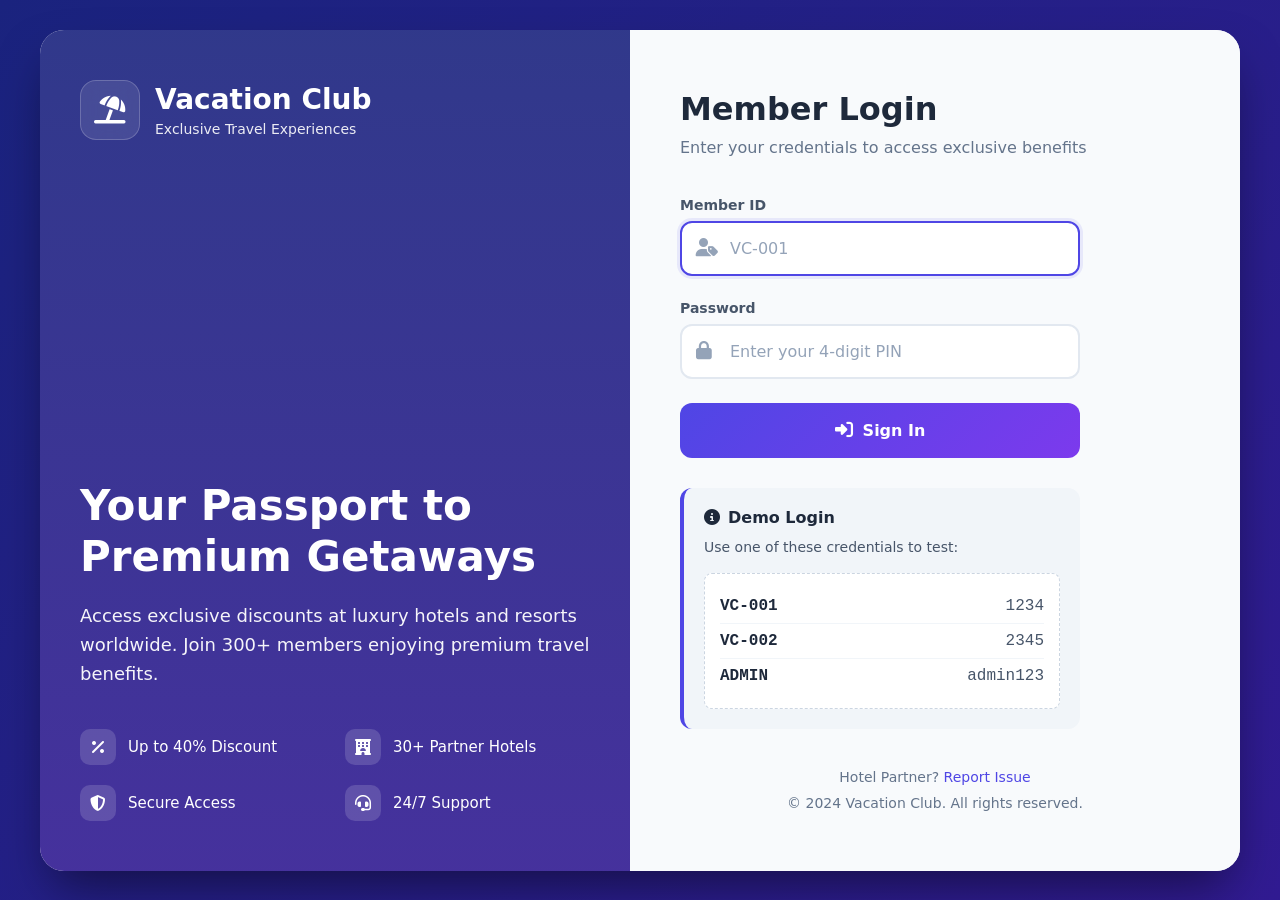
<file: index.html>
<!DOCTYPE html>
<html lang="en">
<head>
    <meta charset="UTF-8">
    <meta name="viewport" content="width=device-width, initial-scale=1.0">
    <title>Vacation Club | Member Login</title>
    <link rel="stylesheet" href="https://cdnjs.cloudflare.com/ajax/libs/font-awesome/6.4.0/css/all.min.css">
    <style>
        * {
            margin: 0;
            padding: 0;
            box-sizing: border-box;
            font-family: 'Segoe UI', system-ui, -apple-system, sans-serif;
        }

        body {
            background: linear-gradient(135deg, #1a237e 0%, #311b92 100%);
            min-height: 100vh;
            display: flex;
            justify-content: center;
            align-items: center;
            padding: 20px;
            color: #333;
        }

        .container {
            display: flex;
            width: 100%;
            max-width: 1200px;
            min-height: 700px;
            background: white;
            border-radius: 24px;
            overflow: hidden;
            box-shadow: 0 25px 50px -12px rgba(0, 0, 0, 0.5);
        }

        /* Left Panel - Hero */
        .hero-panel {
            flex: 1;
            background: linear-gradient(rgba(26, 35, 126, 0.9), rgba(49, 27, 146, 0.9)), url('https://images.unsplash.com/photo-1566073771259-6a8506099945?ixlib=rb-4.0.3&auto=format&fit=crop&w=800&q=80');
            background-size: cover;
            background-position: center;
            color: white;
            padding: 50px 40px;
            display: flex;
            flex-direction: column;
            justify-content: space-between;
        }

        .logo {
            display: flex;
            align-items: center;
            gap: 15px;
            margin-bottom: 40px;
        }

        .logo-icon {
            background: rgba(255, 255, 255, 0.1);
            width: 60px;
            height: 60px;
            border-radius: 16px;
            display: flex;
            align-items: center;
            justify-content: center;
            backdrop-filter: blur(10px);
            border: 1px solid rgba(255, 255, 255, 0.2);
        }

        .logo-icon i {
            font-size: 28px;
            color: #fff;
        }

        .logo-text h1 {
            font-size: 28px;
            font-weight: 700;
            margin-bottom: 5px;
            color: white;
        }

        .logo-text p {
            font-size: 14px;
            opacity: 0.9;
        }

        .hero-content {
            margin-top: auto;
        }

        .hero-content h2 {
            font-size: 42px;
            font-weight: 800;
            line-height: 1.2;
            margin-bottom: 20px;
            color: white;
        }

        .hero-content p {
            font-size: 18px;
            line-height: 1.6;
            opacity: 0.95;
            margin-bottom: 30px;
        }

        .features {
            display: grid;
            grid-template-columns: 1fr 1fr;
            gap: 20px;
            margin-top: 40px;
        }

        .feature-item {
            display: flex;
            align-items: center;
            gap: 12px;
            font-size: 15px;
        }

        .feature-icon {
            width: 36px;
            height: 36px;
            background: rgba(255, 255, 255, 0.15);
            border-radius: 10px;
            display: flex;
            align-items: center;
            justify-content: center;
        }

        .feature-icon i {
            font-size: 16px;
            color: white;
        }

        /* Right Panel - Login */
        .login-panel {
            flex: 1;
            padding: 60px 50px;
            display: flex;
            flex-direction: column;
            justify-content: center;
            background: #f8fafc;
        }

        .login-header {
            margin-bottom: 40px;
        }

        .login-header h2 {
            font-size: 32px;
            font-weight: 700;
            color: #1e293b;
            margin-bottom: 10px;
        }

        .login-header p {
            color: #64748b;
            font-size: 16px;
        }

        .login-form {
            width: 100%;
            max-width: 400px;
        }

        .form-group {
            margin-bottom: 24px;
        }

        .form-label {
            display: block;
            font-size: 14px;
            font-weight: 600;
            color: #475569;
            margin-bottom: 8px;
        }

        .input-with-icon {
            position: relative;
        }

        .input-with-icon i {
            position: absolute;
            left: 16px;
            top: 50%;
            transform: translateY(-50%);
            color: #94a3b8;
            font-size: 18px;
        }

        .form-input {
            width: 100%;
            padding: 16px 16px 16px 48px;
            font-size: 16px;
            border: 2px solid #e2e8f0;
            border-radius: 12px;
            background: white;
            color: #1e293b;
            transition: all 0.3s ease;
        }

        .form-input:focus {
            outline: none;
            border-color: #4f46e5;
            box-shadow: 0 0 0 3px rgba(79, 70, 229, 0.1);
        }

        .form-input::placeholder {
            color: #94a3b8;
        }

        .signin-btn {
            width: 100%;
            padding: 18px;
            background: linear-gradient(135deg, #4f46e5 0%, #7c3aed 100%);
            color: white;
            border: none;
            border-radius: 12px;
            font-size: 16px;
            font-weight: 600;
            cursor: pointer;
            transition: all 0.3s ease;
            display: flex;
            align-items: center;
            justify-content: center;
            gap: 10px;
            margin-top: 10px;
        }

        .signin-btn:hover {
            transform: translateY(-2px);
            box-shadow: 0 10px 25px rgba(79, 70, 229, 0.3);
        }

        .signin-btn:active {
            transform: translateY(0);
        }

        .signin-btn i {
            font-size: 18px;
        }

        .demo-info {
            background: #f1f5f9;
            border-radius: 12px;
            padding: 20px;
            margin-top: 30px;
            border-left: 4px solid #4f46e5;
        }

        .demo-info h4 {
            color: #1e293b;
            margin-bottom: 10px;
            font-size: 16px;
            display: flex;
            align-items: center;
            gap: 8px;
        }

        .demo-info p {
            color: #475569;
            font-size: 14px;
            line-height: 1.5;
        }

        .demo-credentials {
            background: white;
            border-radius: 8px;
            padding: 15px;
            margin-top: 15px;
            border: 1px dashed #cbd5e1;
        }

        .credential-item {
            display: flex;
            justify-content: space-between;
            padding: 8px 0;
            border-bottom: 1px solid #f1f5f9;
        }

        .credential-item:last-child {
            border-bottom: none;
        }

        .member-id {
            font-weight: 600;
            color: #1e293b;
            font-family: 'Monaco', 'Courier New', monospace;
        }

        .password {
            color: #475569;
            font-family: 'Monaco', 'Courier New', monospace;
        }

        .footer-links {
            margin-top: 40px;
            text-align: center;
            color: #64748b;
            font-size: 14px;
        }

        .footer-links a {
            color: #4f46e5;
            text-decoration: none;
            font-weight: 500;
        }

        .footer-links a:hover {
            text-decoration: underline;
        }

        .notification {
            padding: 15px;
            border-radius: 12px;
            margin-bottom: 20px;
            display: none;
            animation: slideIn 0.3s ease;
        }

        @keyframes slideIn {
            from {
                opacity: 0;
                transform: translateY(-10px);
            }
            to {
                opacity: 1;
                transform: translateY(0);
            }
        }

        .notification.success {
            background: #d1fae5;
            color: #065f46;
            border: 1px solid #a7f3d0;
        }

        .notification.error {
            background: #fee2e2;
            color: #991b1b;
            border: 1px solid #fecaca;
        }

        .notification.info {
            background: #dbeafe;
            color: #1e40af;
            border: 1px solid #bfdbfe;
        }

        /* Dashboard Styles */
        .dashboard-container {
            width: 100%;
            max-width: 1400px;
            background: white;
            border-radius: 24px;
            overflow: hidden;
            box-shadow: 0 25px 50px -12px rgba(0, 0, 0, 0.5);
            display: none;
        }

        .dashboard-header {
            background: linear-gradient(135deg, #1a237e 0%, #311b92 100%);
            color: white;
            padding: 25px 40px;
            display: flex;
            justify-content: space-between;
            align-items: center;
        }

        .member-info {
            display: flex;
            align-items: center;
            gap: 15px;
        }

        .member-avatar {
            width: 50px;
            height: 50px;
            background: rgba(255, 255, 255, 0.2);
            border-radius: 50%;
            display: flex;
            align-items: center;
            justify-content: center;
            font-size: 20px;
        }

        .member-details h3 {
            font-size: 20px;
            margin-bottom: 5px;
        }

        .member-details p {
            opacity: 0.9;
            font-size: 14px;
        }

        .logout-btn {
            background: rgba(255, 255, 255, 0.1);
            color: white;
            border: 1px solid rgba(255, 255, 255, 0.3);
            padding: 10px 20px;
            border-radius: 10px;
            cursor: pointer;
            display: flex;
            align-items: center;
            gap: 8px;
            transition: all 0.3s ease;
        }

        .logout-btn:hover {
            background: rgba(255, 255, 255, 0.2);
        }

        .dashboard-content {
            padding: 40px;
        }

        .section-title {
            font-size: 28px;
            color: #1e293b;
            margin-bottom: 30px;
            font-weight: 700;
        }

        .hotels-grid {
            display: grid;
            grid-template-columns: repeat(auto-fill, minmax(350px, 1fr));
            gap: 25px;
            margin-bottom: 40px;
        }

        .hotel-card {
            background: white;
            border-radius: 16px;
            overflow: hidden;
            box-shadow: 0 4px 20px rgba(0, 0, 0, 0.08);
            border: 1px solid #e2e8f0;
            transition: all 0.3s ease;
            cursor: pointer;
        }

        .hotel-card:hover {
            transform: translateY(-5px);
            box-shadow: 0 10px 30px rgba(0, 0, 0, 0.15);
            border-color: #c7d2fe;
        }

        .hotel-image {
            height: 200px;
            background: linear-gradient(rgba(0,0,0,0.3), rgba(0,0,0,0.3)), var(--hotel-bg);
            background-size: cover;
            background-position: center;
            position: relative;
        }

        .hotel-badge {
            position: absolute;
            top: 15px;
            right: 15px;
            background: #4f46e5;
            color: white;
            padding: 6px 12px;
            border-radius: 20px;
            font-size: 12px;
            font-weight: 600;
        }

        .hotel-content {
            padding: 25px;
        }

        .hotel-name {
            font-size: 22px;
            font-weight: 700;
            color: #1e293b;
            margin-bottom: 8px;
        }

        .hotel-location {
            color: #64748b;
            margin-bottom: 15px;
            display: flex;
            align-items: center;
            gap: 8px;
        }

        .hotel-location i {
            color: #4f46e5;
        }

        .hotel-description {
            color: #475569;
            line-height: 1.6;
            margin-bottom: 20px;
            font-size: 15px;
        }

        .promo-section {
            background: #f8fafc;
            border-radius: 12px;
            padding: 20px;
            margin-top: 15px;
        }

        .promo-title {
            color: #4f46e5;
            font-weight: 600;
            margin-bottom: 10px;
            display: flex;
            align-items: center;
            gap: 8px;
        }

        .promo-details {
            color: #475569;
            font-size: 14px;
            line-height: 1.5;
        }

        .booking-btn {
            width: 100%;
            margin-top: 20px;
            padding: 14px;
            background: linear-gradient(135deg, #4f46e5 0%, #7c3aed 100%);
            color: white;
            border: none;
            border-radius: 10px;
            font-weight: 600;
            cursor: pointer;
            transition: all 0.3s ease;
            display: flex;
            align-items: center;
            justify-content: center;
            gap: 10px;
        }

        .booking-btn:hover {
            transform: translateY(-2px);
            box-shadow: 0 8px 20px rgba(79, 70, 229, 0.3);
        }

        /* Modal Styles - ALLE MODALS MOETEN HIDDEN ZIJN */
        .modal {
            display: none;
            position: fixed;
            top: 0;
            left: 0;
            width: 100%;
            height: 100%;
            background: rgba(0, 0, 0, 0.7);
            z-index: 1000;
            justify-content: center;
            align-items: center;
            padding: 20px;
        }

        .modal-content {
            background: white;
            border-radius: 20px;
            max-width: 500px;
            width: 100%;
            max-height: 90vh;
            overflow-y: auto;
            animation: modalSlide 0.4s ease;
        }

        @keyframes modalSlide {
            from {
                opacity: 0;
                transform: translateY(-30px);
            }
            to {
                opacity: 1;
                transform: translateY(0);
            }
        }

        .modal-header {
            background: linear-gradient(135deg, #1a237e 0%, #311b92 100%);
            color: white;
            padding: 25px;
            border-radius: 20px 20px 0 0;
            display: flex;
            justify-content: space-between;
            align-items: center;
        }

        .modal-header h3 {
            font-size: 24px;
            font-weight: 700;
        }

        .close-modal {
            background: rgba(255, 255, 255, 0.2);
            border: none;
            color: white;
            width: 36px;
            height: 36px;
            border-radius: 50%;
            cursor: pointer;
            display: flex;
            align-items: center;
            justify-content: center;
            font-size: 20px;
        }

        .modal-body {
            padding: 30px;
        }

        .qr-container {
            text-align: center;
            margin: 20px 0;
        }

        .qr-code {
            width: 200px;
            height: 200px;
            margin: 0 auto 20px;
            background: #f8fafc;
            border-radius: 12px;
            padding: 20px;
            display: flex;
            align-items: center;
            justify-content: center;
            font-family: monospace;
            font-size: 24px;
            font-weight: bold;
            color: #4f46e5;
            letter-spacing: 2px;
            border: 2px dashed #cbd5e1;
        }

        .instructions {
            background: #f1f5f9;
            border-radius: 12px;
            padding: 20px;
            margin-top: 20px;
        }

        .instruction-step {
            display: flex;
            gap: 15px;
            margin-bottom: 15px;
            padding-bottom: 15px;
            border-bottom: 1px solid #e2e8f0;
        }

        .instruction-step:last-child {
            border-bottom: none;
            margin-bottom: 0;
            padding-bottom: 0;
        }

        .step-number {
            background: #4f46e5;
            color: white;
            width: 30px;
            height: 30px;
            border-radius: 50%;
            display: flex;
            align-items: center;
            justify-content: center;
            font-weight: bold;
            flex-shrink: 0;
        }

        /* Admin Info */
        .admin-info {
            position: fixed;
            bottom: 20px;
            right: 20px;
            background: white;
            padding: 15px;
            border-radius: 12px;
            box-shadow: 0 5px 20px rgba(0,0,0,0.1);
            font-size: 14px;
            z-index: 1000;
            display: none;
        }
        
        .admin-info a {
            color: #4f46e5;
            text-decoration: none;
            font-weight: 500;
        }
        
        .admin-info a:hover {
            text-decoration: underline;
        }

        /* Responsive */
        @media (max-width: 1024px) {
            .container {
                flex-direction: column;
                max-width: 600px;
            }
            
            .hero-panel, .login-panel {
                padding: 40px 30px;
            }
            
            .hero-content h2 {
                font-size: 32px;
            }
            
            .hotels-grid {
                grid-template-columns: 1fr;
            }
        }

        @media (max-width: 640px) {
            body {
                padding: 10px;
            }
            
            .container {
                border-radius: 16px;
            }
            
            .hero-panel, .login-panel {
                padding: 30px 20px;
            }
            
            .features {
                grid-template-columns: 1fr;
            }
            
            .dashboard-header {
                flex-direction: column;
                gap: 20px;
                text-align: center;
            }
            
            .member-info {
                flex-direction: column;
            }
        }
    </style>
</head>
<body>
    <!-- Main Login Container -->
    <div class="container" id="loginContainer">
        <!-- Left Panel - Hero -->
        <div class="hero-panel">
            <div class="logo">
                <div class="logo-icon">
                    <i class="fas fa-umbrella-beach"></i>
                </div>
                <div class="logo-text">
                    <h1>Vacation Club</h1>
                    <p>Exclusive Travel Experiences</p>
                </div>
            </div>

            <div class="hero-content">
                <h2>Your Passport to Premium Getaways</h2>
                <p>Access exclusive discounts at luxury hotels and resorts worldwide. Join 300+ members enjoying premium travel benefits.</p>
                
                <div class="features">
                    <div class="feature-item">
                        <div class="feature-icon">
                            <i class="fas fa-percent"></i>
                        </div>
                        <span>Up to 40% Discount</span>
                    </div>
                    <div class="feature-item">
                        <div class="feature-icon">
                            <i class="fas fa-hotel"></i>
                        </div>
                        <span>30+ Partner Hotels</span>
                    </div>
                    <div class="feature-item">
                        <div class="feature-icon">
                            <i class="fas fa-shield-alt"></i>
                        </div>
                        <span>Secure Access</span>
                    </div>
                    <div class="feature-item">
                        <div class="feature-icon">
                            <i class="fas fa-headset"></i>
                        </div>
                        <span>24/7 Support</span>
                    </div>
                </div>
            </div>
            
            <!-- Admin Info -->
            <div class="admin-info" id="adminInfo">
                <p><strong>🔧 Admin Mode</strong></p>
                <p><a href="#" id="sheetLink" target="_blank">Open Google Sheet</a></p>
                <p>Members: <span id="memberCount">0</span></p>
                <p>Hotels: <span id="hotelCount">0</span></p>
            </div>
        </div>

        <!-- Right Panel - Login -->
        <div class="login-panel">
            <div class="login-header">
                <h2>Member Login</h2>
                <p>Enter your credentials to access exclusive benefits</p>
            </div>

            <!-- Notification Area -->
            <div id="notification" class="notification"></div>

            <div class="login-form">
                <div class="form-group">
                    <label class="form-label" for="memberId">Member ID</label>
                    <div class="input-with-icon">
                        <i class="fas fa-user-tag"></i>
                        <input type="text" id="memberId" class="form-input" placeholder="VC-001" autocomplete="off">
                    </div>
                </div>

                <div class="form-group">
                    <label class="form-label" for="password">Password</label>
                    <div class="input-with-icon">
                        <i class="fas fa-lock"></i>
                        <input type="password" id="password" class="form-input" placeholder="Enter your 4-digit PIN" maxlength="4">
                    </div>
                </div>

                <button class="signin-btn" onclick="loginMember()">
                    <i class="fas fa-sign-in-alt"></i>
                    Sign In
                </button>

                <div class="demo-info">
                    <h4><i class="fas fa-info-circle"></i> Demo Login</h4>
                    <p>Use one of these credentials to test:</p>
                    
                    <div class="demo-credentials">
                        <div class="credential-item">
                            <span class="member-id">VC-001</span>
                            <span class="password">1234</span>
                        </div>
                        <div class="credential-item">
                            <span class="member-id">VC-002</span>
                            <span class="password">2345</span>
                        </div>
                        <div class="credential-item">
                            <span class="member-id">ADMIN</span>
                            <span class="password">admin123</span>
                        </div>
                    </div>
                </div>
            </div>

            <div class="footer-links">
                <p>Hotel Partner? <a href="#" onclick="showHotelLogin(event)">Report Issue</a></p>
                <p style="margin-top: 10px;">© 2024 Vacation Club. All rights reserved.</p>
            </div>
        </div>
    </div>

    <!-- Dashboard Container (Hidden) -->
    <div class="dashboard-container" id="dashboardContainer">
        <div class="dashboard-header">
            <div class="member-info">
                <div class="member-avatar">
                    <i class="fas fa-user"></i>
                </div>
                <div class="member-details">
                    <h3 id="dashboardMemberName">Loading...</h3>
                    <p id="dashboardMemberId">• • •</p>
                </div>
            </div>
            <div style="display: flex; gap: 10px;">
                <button class="logout-btn" onclick="refreshData()" style="background: rgba(255,255,255,0.05);">
                    <i class="fas fa-sync-alt"></i>
                    Refresh
                </button>
                <button class="logout-btn" onclick="logout()">
                    <i class="fas fa-sign-out-alt"></i>
                    Logout
                </button>
            </div>
        </div>

        <div class="dashboard-content">
            <div style="display: flex; justify-content: space-between; align-items: center; margin-bottom: 30px;">
                <h2 class="section-title">Partner Hotels & Resorts</h2>
                <div style="color: #64748b; font-size: 14px;">
                    <i class="fas fa-hotel"></i> 
                    <span id="hotelCountBadge">Hotels loading...</span>
                </div>
            </div>
            
            <div class="hotels-grid" id="hotelsGrid">
                <!-- Hotels will load here -->
            </div>
        </div>
    </div>

    <!-- Hotel Details Modal (Hidden) -->
    <div class="modal" id="hotelModal">
        <div class="modal-content">
            <div class="modal-header">
                <h3 id="modalHotelName">Hotel Details</h3>
                <button class="close-modal" onclick="closeModal()">&times;</button>
            </div>
            <div class="modal-body">
                <div id="modalContent">
                    <!-- Content loaded here -->
                </div>
            </div>
        </div>
    </div>

    <!-- Hotel Login Modal (Hidden) -->
    <div class="modal" id="hotelLoginModal">
        <div class="modal-content">
            <div class="modal-header">
                <h3><i class="fas fa-hotel"></i> Hotel Partner Login</h3>
                <button class="close-modal" onclick="closeHotelLogin()">&times;</button>
            </div>
            <div class="modal-body">
                <div class="login-form">
                    <div class="form-group">
                        <label class="form-label">Hotel ID</label>
                        <div class="input-with-icon">
                            <i class="fas fa-hotel"></i>
                            <input type="text" id="hotelIdInput" class="form-input" placeholder="HOTEL-001">
                        </div>
                    </div>
                    
                    <div class="form-group">
                        <label class="form-label">Hotel Password</label>
                        <div class="input-with-icon">
                            <i class="fas fa-lock"></i>
                            <input type="password" id="hotelPassword" class="form-input" placeholder="Hotel access code">
                        </div>
                    </div>
                    
                    <button class="signin-btn" onclick="hotelLogin()">
                        <i class="fas fa-sign-in-alt"></i>
                        Hotel Login
                    </button>
                    
                    <div class="demo-info" style="margin-top: 20px;">
                        <h4><i class="fas fa-info-circle"></i> Hotel Partner Access</h4>
                        <p>Use credentials provided by Vacation Club admin.</p>
                        <div class="demo-credentials">
                            <div class="credential-item">
                                <span>Demo Hotel:</span>
                                <span class="password">HOTEL-001</span>
                            </div>
                            <div class="credential-item">
                                <span>Demo Pass:</span>
                                <span class="password">hotel123</span>
                            </div>
                        </div>
                    </div>
                </div>
            </div>
        </div>
    </div>

    <!-- Report Modal (Hidden) -->
    <div class="modal" id="reportModal">
        <div class="modal-content">
            <div class="modal-header">
                <h3><i class="fas fa-flag"></i> Report Member</h3>
                <button class="close-modal" onclick="closeReportModal()">&times;</button>
            </div>
            <div class="modal-body">
                <div id="reportContent">
                    <!-- Report form -->
                </div>
            </div>
        </div>
    </div>

    <script>
        // ==================== CONFIGURATION ====================
        const GOOGLE_SHEETS_API = 'https://script.google.com/macros/s/AKfycbzPt_5M4qZTvKlYIpPtKp5u2AeEWiu1N5Pq2QUf7a0kuB9BIMwy3_sQ5MDbbq44_qoK/exec';
        const ADMIN_MODE_PASSWORD = 'admin123';
        
        // Data storage
        let clubData = {
            members: [],
            hotels: [],
            lastUpdated: null
        };
        
        let currentMember = null;
        let currentHotel = null;
        let isAdminMode = false;

        // ==================== HELPER FUNCTIONS ====================
        
        function showNotification(message, type = 'info') {
            const notification = document.getElementById('notification');
            const icon = type === 'success' ? 'check-circle' : 
                        type === 'error' ? 'exclamation-circle' : 'info-circle';
            
            notification.innerHTML = `<i class="fas fa-${icon}"></i> ${message}`;
            notification.className = `notification ${type}`;
            notification.style.display = 'block';
            
            if (type === 'success' || type === 'error') {
                setTimeout(() => {
                    notification.style.display = 'none';
                }, 5000);
            }
        }
        
        function showHotelLogin(event) {
            if (event) event.preventDefault();
            document.getElementById('hotelLoginModal').style.display = 'flex';
        }
        
        function closeHotelLogin() {
            document.getElementById('hotelLoginModal').style.display = 'none';
        }
        
        function closeModal() {
            document.getElementById('hotelModal').style.display = 'none';
        }
        
        function closeReportModal() {
            document.getElementById('reportModal').style.display = 'none';
        }
        
        // ==================== GOOGLE SHEETS ====================
        
        async function fetchFromGoogleSheets(action, params = {}) {
            try {
                const url = new URL(GOOGLE_SHEETS_API);
                url.searchParams.append('action', action);
                
                Object.keys(params).forEach(key => {
                    url.searchParams.append(key, params[key]);
                });
                
                url.searchParams.append('_t', Date.now());
                
                const response = await fetch(url);
                if (!response.ok) throw new Error(`HTTP ${response.status}`);
                
                return await response.json();
            } catch (error) {
                console.error('Google Sheets error:', error);
                return null;
            }
        }
        
        async function loadClubData() {
            showNotification('Loading data...', 'info');
            
            // Fallback demo data
            const demoMembers = [
                {id: "VC-001", firstName: "John", lastName: "Smith", password: "1234", status: "active", isPaid: true, joinDate: "2024-01-15"},
                {id: "VC-002", firstName: "Maria", lastName: "Garcia", password: "2345", status: "active", isPaid: true, joinDate: "2024-02-01"}
            ];
            
            const demoHotels = [
                {id: "HOTEL-001", name: "Sunset Resort", location: "Bali, Indonesia", description: "Luxury beachfront resort", discount: "40% off", promoCode: "VCSUNSET40", phone: "+62 361 777 888"},
                {id: "HOTEL-002", name: "Alpine Lodge", location: "Swiss Alps", description: "Ski-in/ski-out luxury", discount: "35% off", promoCode: "VCALPINE35", phone: "+41 27 967 1234"}
            ];
            
            try {
                const [membersData, hotelsData] = await Promise.all([
                    fetchFromGoogleSheets('getMembers'),
                    fetchFromGoogleSheets('getHotels')
                ]);
                
                clubData.members = (membersData && !membersData.error) ? membersData : demoMembers;
                clubData.hotels = (hotelsData && !hotelsData.error) ? hotelsData : demoHotels;
                clubData.lastUpdated = new Date();
                
                if (isAdminMode) {
                    document.getElementById('memberCount').textContent = clubData.members.length;
                    document.getElementById('hotelCount').textContent = clubData.hotels.length;
                }
                
                showNotification('Data loaded successfully!', 'success');
                return true;
                
            } catch (error) {
                console.error('Load error:', error);
                clubData.members = demoMembers;
                clubData.hotels = demoHotels;
                showNotification('Using demo data', 'info');
                return false;
            }
        }
        
        async function submitReport(reportData) {
            try {
                const result = await fetchFromGoogleSheets('addReport', reportData);
                if (result && result.success) {
                    showNotification('Report submitted!', 'success');
                    return true;
                }
                return false;
            } catch (error) {
                console.error('Report error:', error);
                showNotification('Report saved locally', 'info');
                return true;
            }
        }
        
        // ==================== MAIN FUNCTIONS ====================
        
        async function loginMember() {
            const memberId = document.getElementById('memberId').value.trim().toUpperCase();
            const password = document.getElementById('password').value;
            
            // Admin login
            if (password === ADMIN_MODE_PASSWORD && memberId === 'ADMIN') {
                isAdminMode = true;
                document.getElementById('adminInfo').style.display = 'block';
                document.getElementById('sheetLink').href = 'https://docs.google.com/spreadsheets/d/1eZkC9V7tRRsEwC5BOHxwA-S3jGVgLgJ4zY-tDuZR9qY/edit';
                
                await loadClubData();
                showNotification('Admin mode activated', 'success');
                return;
            }
            
            if (!memberId || !password) {
                showNotification('Please enter Member ID and Password', 'error');
                return;
            }
            
            await loadClubData();
            
            const member = clubData.members.find(m => 
                m.id === memberId && m.password === password
            );
            
            if (member) {
                if (member.status !== 'active') {
                    showNotification(`Account is ${member.status}`, 'error');
                    return;
                }
                
                currentMember = member;
                showNotification(`Welcome, ${member.firstName}!`, 'success');
                
                setTimeout(() => {
                    document.getElementById('loginContainer').style.display = 'none';
                    document.getElementById('dashboardContainer').style.display = 'block';
                    
                    document.getElementById('dashboardMemberName').textContent = 
                        `${member.firstName} ${member.lastName}`;
                    document.getElementById('dashboardMemberId').textContent = 
                        `${member.id} • Active Member`;
                    
                    loadHotelsToDashboard();
                }, 1000);
                
            } else {
                showNotification('Invalid credentials', 'error');
            }
        }
        
        function loadHotelsToDashboard() {
            const hotelsGrid = document.getElementById('hotelsGrid');
            hotelsGrid.innerHTML = '';
            
            if (clubData.hotels.length === 0) {
                hotelsGrid.innerHTML = `
                    <div style="text-align: center; padding: 40px; color: #64748b; grid-column: 1 / -1;">
                        <i class="fas fa-hotel" style="font-size: 48px; margin-bottom: 20px; opacity: 0.5;"></i>
                        <h3>No hotels available</h3>
                        <p>Hotels will appear here when added to the system.</p>
                    </div>
                `;
                return;
            }
            
            clubData.hotels.forEach(hotel => {
                const hotelCard = document.createElement('div');
                hotelCard.className = 'hotel-card';
                hotelCard.onclick = () => openHotelModal(hotel.id);
                
                hotelCard.innerHTML = `
                    <div class="hotel-image" style="background: linear-gradient(rgba(0,0,0,0.3), rgba(0,0,0,0.3)), url('https://images.unsplash.com/photo-1519046904884-53103b34b206?ixlib=rb-4.0.3&auto=format&fit=crop&w=800&q=80'); background-size: cover; background-position: center;">
                        <div class="hotel-badge">${hotel.discount || 'Special Offer'}</div>
                    </div>
                    <div class="hotel-content">
                        <h3 class="hotel-name">${hotel.name}</h3>
                        <p class="hotel-location">
                            <i class="fas fa-map-marker-alt"></i> ${hotel.location}
                        </p>
                        <p class="hotel-description">${hotel.description || 'Premium accommodations'}</p>
                        
                        <div class="promo-section">
                            <div class="promo-title">
                                <i class="fas fa-tag"></i> Member Offer
                            </div>
                            <p class="promo-details">
                                <strong>${hotel.discount || 'Exclusive Discount'}</strong>
                                ${hotel.promoCode ? `<br>Code: <code>${hotel.promoCode}</code>` : ''}
                            </p>
                        </div>
                        
                        <button class="booking-btn" onclick="event.stopPropagation(); bookHotel('${hotel.id}')">
                            <i class="fas fa-calendar-check"></i> View Details
                        </button>
                    </div>
                `;
                
                hotelsGrid.appendChild(hotelCard);
            });
            
            document.getElementById('hotelCountBadge').textContent = 
                `${clubData.hotels.length} hotels available`;
        }
        
        function openHotelModal(hotelId) {
            const hotel = clubData.hotels.find(h => h.id === hotelId);
            if (!hotel || !currentMember) return;
            
            document.getElementById('modalHotelName').textContent = hotel.name;
            
            const modalContent = document.getElementById('modalContent');
            modalContent.innerHTML = `
                <div style="margin-bottom: 25px;">
                    <div style="height: 200px; background: linear-gradient(rgba(0,0,0,0.3), rgba(0,0,0,0.3)), url('https://images.unsplash.com/photo-1519046904884-53103b34b206?ixlib=rb-4.0.3&auto=format&fit=crop&w=800&q=80'); background-size: cover; background-position: center; border-radius: 12px; margin-bottom: 20px;"></div>
                    
                    <h4 style="color: #1e293b; margin-bottom: 10px;">📍 ${hotel.location}</h4>
                    <p style="color: #475569; line-height: 1.6; margin-bottom: 20px;">${hotel.description}</p>
                </div>
                
                <div style="background: linear-gradient(135deg, #4f46e5 0%, #7c3aed 100%); color: white; padding: 20px; border-radius: 12px; margin-bottom: 25px;">
                    <h4 style="margin-bottom: 10px; font-size: 20px;"><i class="fas fa-gift"></i> Your Exclusive Offer</h4>
                    <p style="font-size: 28px; font-weight: bold; margin-bottom: 5px;">${hotel.discount}</p>
                    ${hotel.promoCode ? `<p style="opacity: 0.9;">Promo Code: <code style="background: rgba(255,255,255,0.2); padding: 5px 10px; border-radius: 6px; font-size: 16px;">${hotel.promoCode}</code></p>` : ''}
                </div>
                
                <div class="qr-container">
                    <h4 style="color: #1e293b; margin-bottom: 15px;"><i class="fas fa-qrcode"></i> Member Verification</h4>
                    <div class="qr-code">
                        ${currentMember.id}<br>
                        ${hotel.promoCode || 'VC-MEMBER'}
                    </div>
                    <p style="color: #64748b; font-size: 14px; margin-bottom: 20px;">
                        Show this code at check-in
                    </p>
                </div>
                
                <div class="instructions">
                    <h4 style="color: #1e293b; margin-bottom: 15px;"><i class="fas fa-list-ol"></i> How to Book</h4>
                    
                    <div class="instruction-step">
                        <div class="step-number">1</div>
                        <div>
                            <strong>Contact the Hotel</strong>
                            <p style="color: #64748b; margin-top: 5px;">${hotel.phone ? `Call: <a href="tel:${hotel.phone}">${hotel.phone}</a>` : 'Contact hotel directly'}</p>
                        </div>
                    </div>
                    
                    <div class="instruction-step">
                        <div class="step-number">2</div>
                        <div>
                            <strong>Provide Member ID</strong>
                            <p style="color: #64748b; margin-top: 5px;">Give them your Member ID: <strong>${currentMember.id}</strong></p>
                        </div>
                    </div>
                    
                    <div class="instruction-step">
                        <div class="step-number">3</div>
                        <div>
                            <strong>Get Verified</strong>
                            <p style="color: #64748b; margin-top: 5px;">Hotel will verify and apply your discount</p>
                        </div>
                    </div>
                    
                    <div class="instruction-step">
                        <div class="step-number">4</div>
                        <div>
                            <strong>Complete Booking</strong>
                            <p style="color: #64748b; margin-top: 5px;">Proceed with your reservation</p>
                        </div>
                    </div>
                </div>
                
                <div style="display: flex; gap: 15px; margin-top: 30px;">
                    ${hotel.phone ? `
                    <button onclick="window.open('tel:${hotel.phone}', '_blank')" style="flex: 1; padding: 16px; background: linear-gradient(135deg, #4f46e5 0%, #7c3aed 100%); color: white; border: none; border-radius: 10px; font-weight: 600; cursor: pointer;">
                        <i class="fas fa-phone-alt"></i> Call Hotel
                    </button>
                    ` : ''}
                    
                    ${hotel.promoCode ? `
                    <button onclick="navigator.clipboard.writeText('${hotel.promoCode}'); showNotification('Promo code copied!', 'success')" style="flex: 1; padding: 16px; background: #f1f5f9; color: #4f46e5; border: 2px solid #e2e8f0; border-radius: 10px; font-weight: 600; cursor: pointer;">
                        <i class="fas fa-copy"></i> Copy Code
                    </button>
                    ` : ''}
                </div>
            `;
            
            document.getElementById('hotelModal').style.display = 'flex';
        }
        
        function hotelLogin() {
            const hotelId = document.getElementById('hotelIdInput').value.trim().toUpperCase();
            const password = document.getElementById('hotelPassword').value;
            
            // Simple validation
            if (hotelId && password) {
                currentHotel = { id: hotelId };
                closeHotelLogin();
                showReportModal();
            } else {
                showNotification('Please enter hotel credentials', 'error');
            }
        }
        
        function showReportModal() {
            const reportContent = document.getElementById('reportContent');
            reportContent.innerHTML = `
                <div style="padding: 20px;">
                    <p style="color: #475569; margin-bottom: 20px;">
                        <i class="fas fa-info-circle"></i> Report a member issue.
                    </p>
                    
                    <div class="form-group">
                        <label class="form-label">Member ID to Report</label>
                        <input type="text" id="reportMemberId" class="form-input" placeholder="VC-001">
                    </div>
                    
                    <div class="form-group">
                        <label class="form-label">Reason</label>
                        <select id="reportReason" class="form-input">
                            <option value="">Select reason</option>
                            <option value="no-show">No-show</option>
                            <option value="damage">Property Damage</option>
                            <option value="behavior">Inappropriate Behavior</option>
                            <option value="other">Other</option>
                        </select>
                    </div>
                    
                    <div class="form-group">
                        <label class="form-label">Details</label>
                        <textarea id="reportDetails" class="form-input" placeholder="Provide details..." style="min-height: 100px;"></textarea>
                    </div>
                    
                    <button onclick="submitMemberReport()" style="width: 100%; padding: 16px; background: linear-gradient(135deg, #ef4444 0%, #dc2626 100%); color: white; border: none; border-radius: 10px; font-weight: 600; cursor: pointer; margin-top: 20px;">
                        <i class="fas fa-paper-plane"></i> Submit Report
                    </button>
                </div>
            `;
            
            document.getElementById('reportModal').style.display = 'flex';
        }
        
        async function submitMemberReport() {
            const memberId = document.getElementById('reportMemberId').value.trim().toUpperCase();
            const reason = document.getElementById('reportReason').value;
            const details = document.getElementById('reportDetails').value;
            
            if (!memberId || !reason || !details) {
                showNotification('Please fill all fields', 'error');
                return;
            }
            
            const reportData = {
                hotelId: currentHotel.id,
                memberId: memberId,
                reason: reason,
                details: details
            };
            
            const success = await submitReport(reportData);
            if (success) {
                closeReportModal();
                showNotification('Report submitted to admin', 'success');
            }
        }
        
        function bookHotel(hotelId) {
            const hotel = clubData.hotels.find(h => h.id === hotelId);
            if (hotel) {
                openHotelModal(hotelId);
            }
        }
        
        async function refreshData() {
            await loadClubData();
            if (currentMember) {
                loadHotelsToDashboard();
            }
        }
        
        function logout() {
            currentMember = null;
            currentHotel = null;
            isAdminMode = false;
            
            document.getElementById('dashboardContainer').style.display = 'none';
            document.getElementById('loginContainer').style.display = 'flex';
            document.getElementById('adminInfo').style.display = 'none';
            
            document.getElementById('memberId').value = '';
            document.getElementById('password').value = '';
            
            showNotification('Logged out', 'info');
        }
        
        // Initialize
        document.getElementById('password').addEventListener('keypress', function(e) {
            if (e.key === 'Enter') loginMember();
        });
        
        window.onload = function() {
            document.getElementById('memberId').focus();
            
            // Test credentials
            // document.getElementById('memberId').value = 'VC-001';
            // document.getElementById('password').value = '1234';
        };
        
        window.onclick = function(event) {
            if (event.target.classList.contains('modal')) {
                closeModal();
                closeHotelLogin();
                closeReportModal();
            }
        };
    </script>
</body>
</html>
</file>
